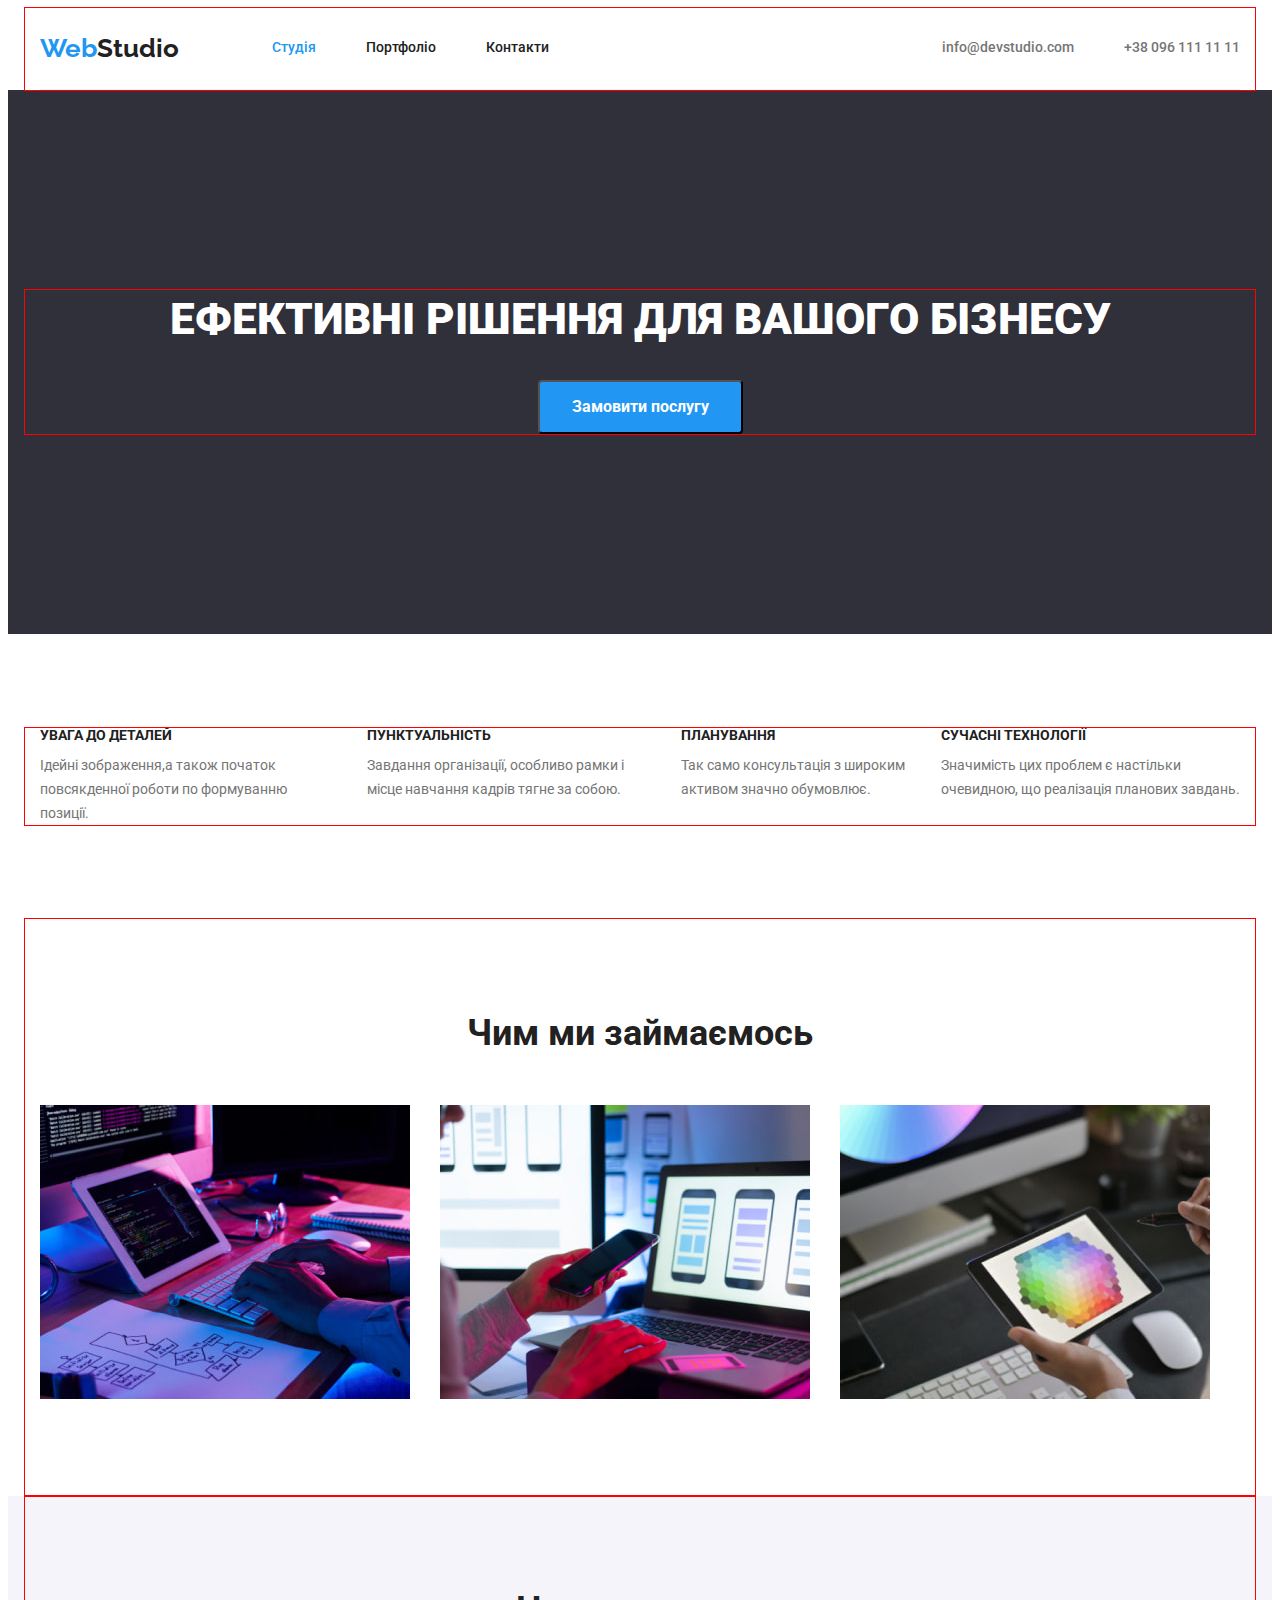
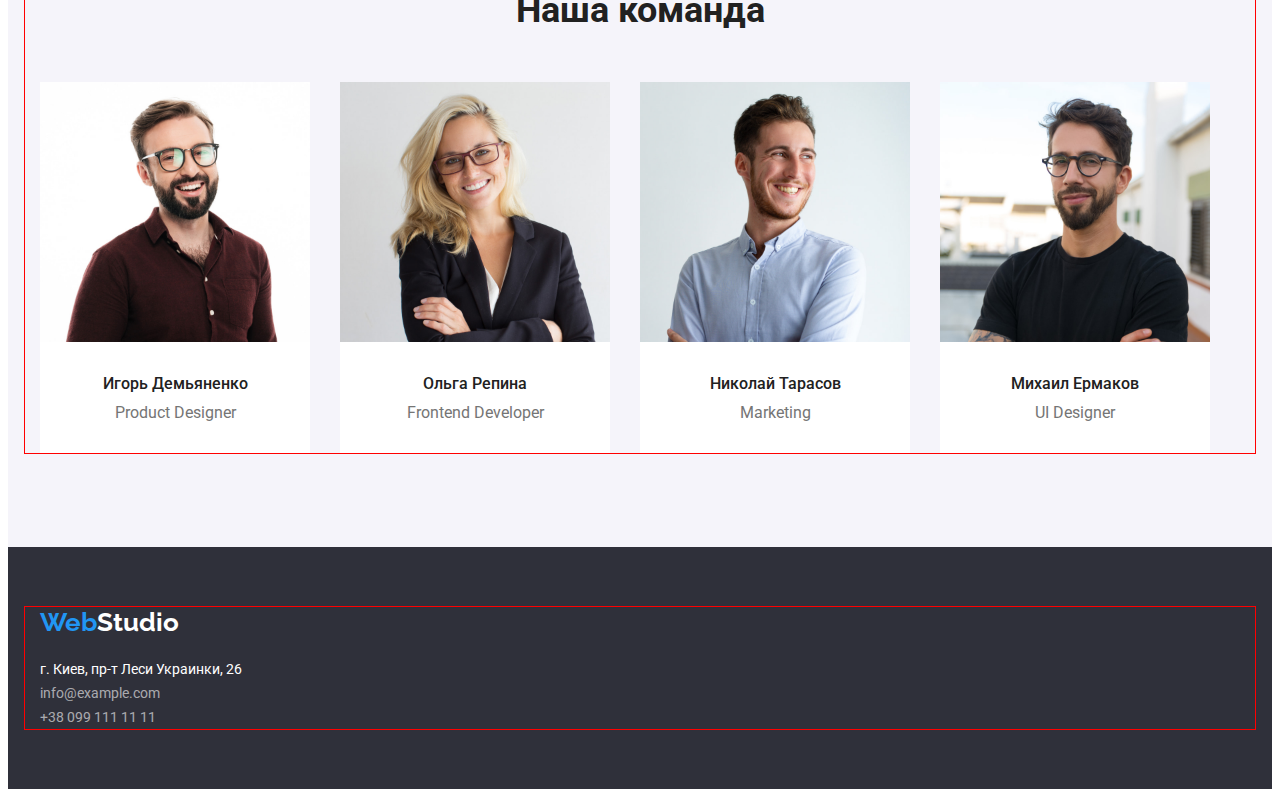
<file: index.html>
<!DOCTYPE html>
<html lang="uk">
  <head>
    <meta charset="UTF-8" />
    <meta http-equiv="X-UA-Compatible" content="IE=edge" />
    <meta name="viewport" content="width=device-width, initial-scale=1.0" />
    <title>Головна сторінка студії</title>
    <link rel="stylesheet" href="https://cdnjs.cloudflare.com/ajax/libs/modern-normalize/1.1.0/modern-normalize.min.css" integrity="sha512-wpPYUAdjBVSE4KJnH1VR1HeZfpl1ub8YT/NKx4PuQ5NmX2tKuGu6U/JRp5y+Y8XG2tV+wKQpNHVUX03MfMFn9Q==" crossorigin="anonymous" referrerpolicy="no-referrer" />
    <link rel="preconnect" href="https://fonts.googleapis.com">
    <link rel="preconnect" href="https://fonts.gstatic.com" crossorigin>
    <link href="https://fonts.googleapis.com/css2?family=Raleway:wght@700&family=Roboto:wght@400;500;700;900&display=swap" rel="stylesheet">
    <link rel="stylesheet" href="./css/styles.css">
  </head>
  <body>
    <header class="page-header">
      <div class="container ">
        <div class="main-nav">
          <a href="" class="logo-header" lang="en"> Web<span class="accent-logo">Studio</span> </a>
          <nav>
            <ul class="site-nav">
              <li class="item"><a class="site-nav-link carent" href="">Студія</a></li>
              <li class="item"><a class="site-nav-link" href="./portfolio.html">Портфоліо</a></li>
              <li class="item"><a class="site-nav-link" href="">Контакти</a></li>
            </ul>
          </nav>
          <ul class="contacts">
            <li class="item"><a class="link" href="mailto:info@devstudio.com">info@devstudio.com</a></li>
            <li class="item"><a class="link" href="tel:+380961111111">+38 096 111 11 11</a></li>
          </ul>
        </div>
      </div>
    </header>

    <main>
      <section class="hero">
        <div class="container">
          <h1 class="hero-title">ЕФЕКТИВНІ РІШЕННЯ ДЛЯ ВАШОГО БІЗНЕСУ</h1>
          <button class="button-hero"  type="button"> <span class="button-accent">замовити</span>  послугу</button> 
        </div>
      </section>

      <section class="section-benefits">
       <div class="container">
         <h2 hidden class="title">Переваги нашої компанії</h2>
          <ul class="benefits">
            <li class="benefits-title">
             <h3 class="subtitle">Увага до деталей</h3>
             <p class="text" >Ідейні зображення,а також початок повсякденної роботи по формуванню позиції.</p>
            </li>
            <li class="benefits-title">
            <h3 class="subtitle">Пунктуальність</h3>
            <p class="text" >Завдання організації, особливо рамки і місце навчання кадрів тягне за собою.</p>
           </li>
           <li class="benefits-title">
            <h3 class="subtitle">Планування</h3>
            <p class="text" >Так само консультація з широким активом значно обумовлює.</p>
           </li>
           <li class="benefits-title">
            <h3 class="subtitle">Сучасні технології</h3>
            <p class="text" >Значимість цих проблем є настільки очевидною, що реалізація планових завдань.</p>
           </li>
          </ul>
       </div>
      </section>

      <section>
        <div class="container">
          <h2 class="title">Чим ми займаємось</h2>
          <ul class="img">
             <li class="title-photo">
             <img
              src="./images/img01.jpg"
              alt="Планшет, екран ПК і руки на клавіатурі"
              width="370" height="294"
              
             />
             </li>
             <li class="title-photo"><img src="./images/img02.jpg" alt="Ноутбук і смартфон в руці" width="370" height="294" /></li>
             <li class="title-photo"><img src="./images/img03.jpg" alt="Планшет в руці" width="370" height="294" /></li>
          </ul>
        </div>
      </section>

      <section class="team">
        <div class="container">
          <h2 class="title">Наша команда</h2>
         <ul class="our-team">
           <li class="team-item">
             <div class="subject-content">
               <img class="photo" src="./images/img.jpg" alt="Член нашої команди" width="270" height="260" />
               <h3  class="subject">Игорь Демьяненко</h3>
               <p class="content" lang="en" >Product Designer</p>
             </div>
           </li>
           <li class="team-item">
             <div class="subject-content">
               <img class="photo" src="./images/img1.jpg" alt="Член нашої команди" width="270" height="260" />
               <h3 class="subject">Ольга Репина</h3>
               <p class="content" lang="en">Frontend Developer</p>
             </div>
           </li>
           <li class="team-item">
             <div class="subject-content">
               <img class="photo" src="./images/img2.jpg" alt="Член нашої команди" width="270" height="260" />
               <h3 class="subject">Николай Тарасов</h3>
               <p class="content" lang="en">Marketing</p>
             </div>
           </li>
           <li class="team-item"> 
             <div class="subject-content">
               <img class="photo" src="./images/img3.jpg" alt="Член нашої команди" width="270" height="260" />
               <h3 class="subject">Михаил Ермаков</h3>
               <p class="content" lang="en">UI Designer</p>
             </div>
           </li>
         </ul>
        </div>
      </section>
    </main>

    <footer class="footer">
      <div class="container">
        <a href=""  class="footer-logo" lang="en"> Web<span class="logo-footer">Studio</span> </a>
       <address>
        <ul class="footer-container">
          <li class="footer-link"><a class="link-accent"  href="https://www.google.com.ua/maps/@50.4851493,30.4721233,14z?hl=ru">г. Киев, пр-т Леси Украинки, 26</a> </li>
          <li class="footer-link"><a class="link-footer mail" href="mailto:info@example.com">info@example.com</a></li>
          <li class="footer-link"><a class="link-footer" href="tel:+380991111111">+38 099 111 11 11</a></li>
         </ul>
       </address>
      </div>
    </footer>
  </body>
</html>
</file>
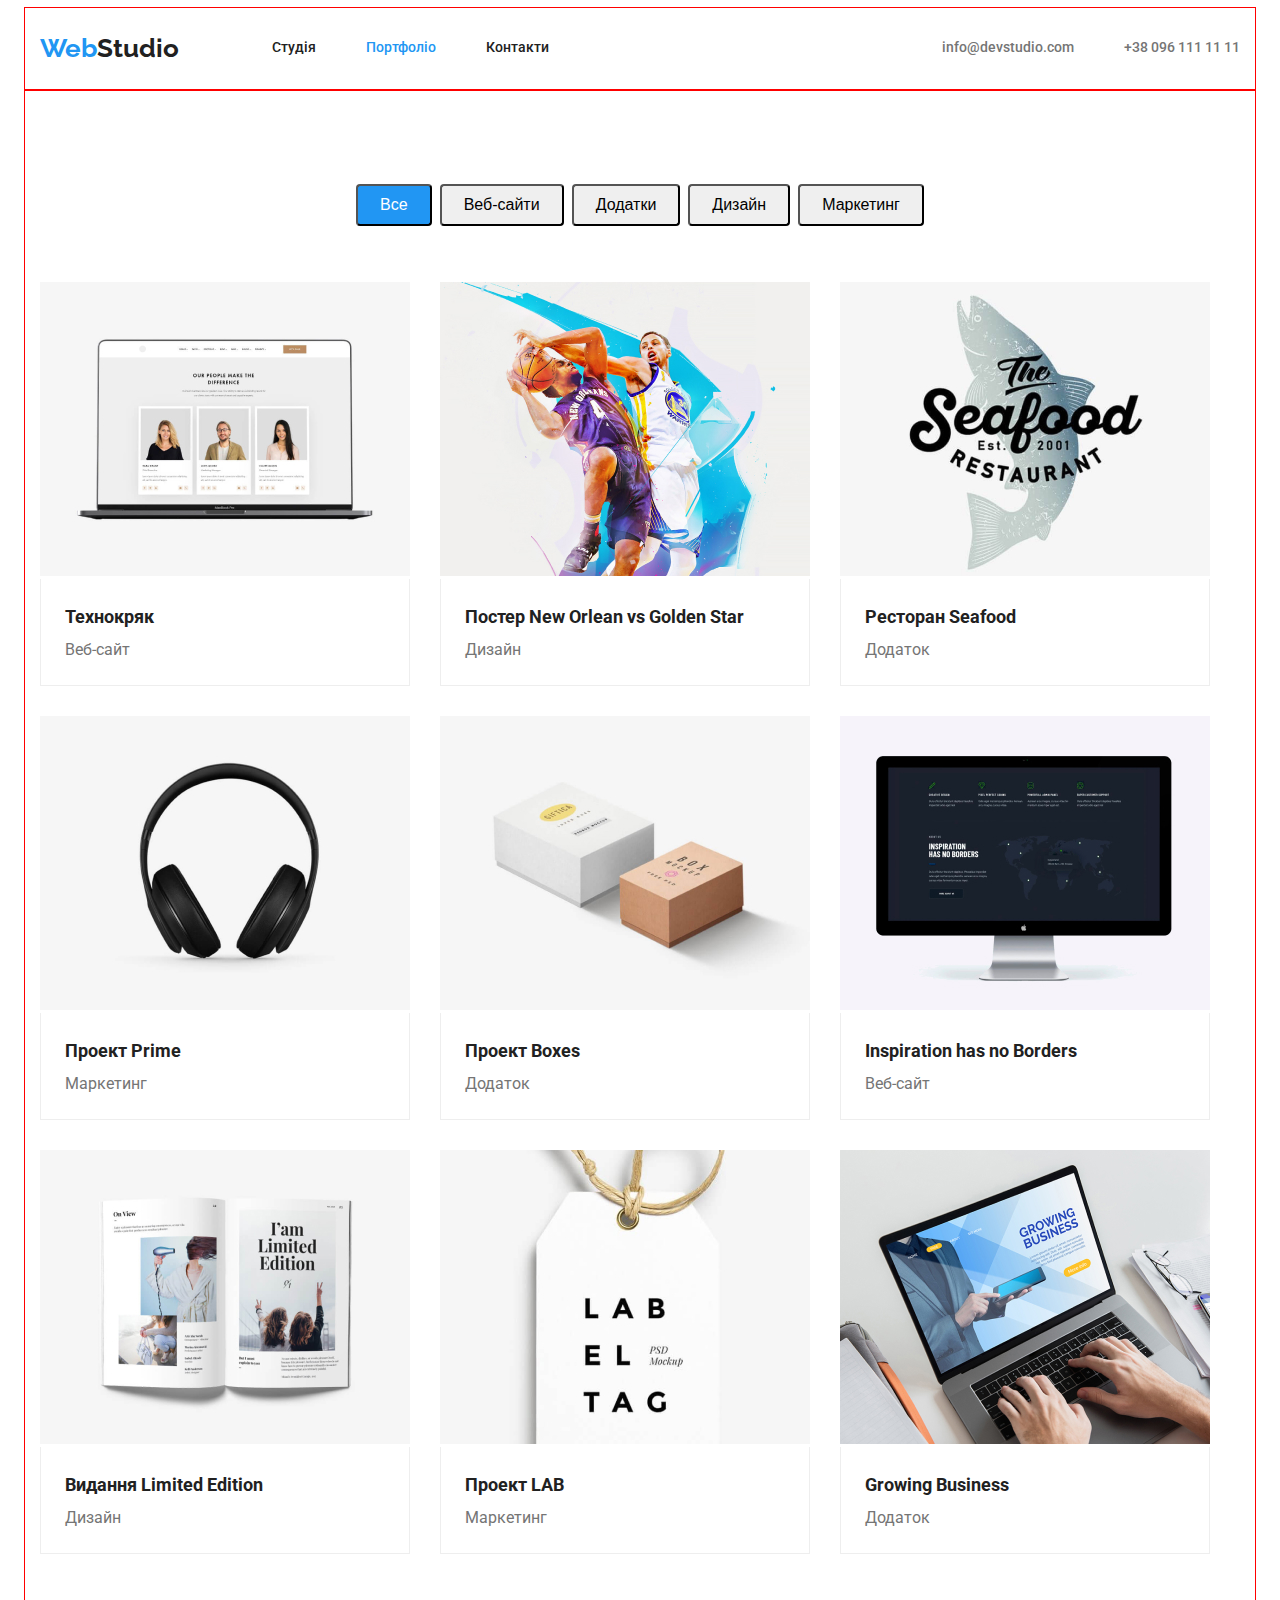
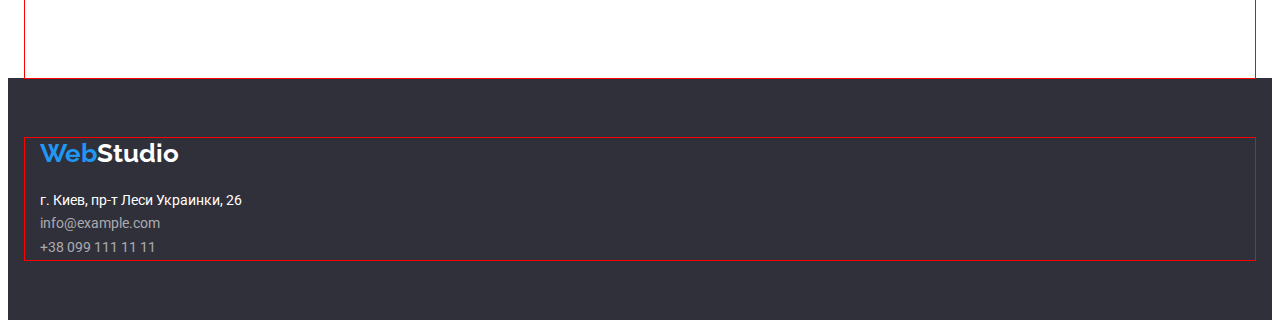
<file: portfolio.html>
<!DOCTYPE html>
<html lang="uk">
  <head>
    <meta charset="UTF-8" />
    <meta http-equiv="X-UA-Compatible" content="IE=edge" />
    <meta name="viewport" content="width=device-width, initial-scale=1.0" />
    <title>Портфоліо</title>
    <link rel="stylesheet" href="https://cdnjs.cloudflare.com/ajax/libs/modern-normalize/1.1.0/modern-normalize.min.css" integrity="sha512-wpPYUAdjBVSE4KJnH1VR1HeZfpl1ub8YT/NKx4PuQ5NmX2tKuGu6U/JRp5y+Y8XG2tV+wKQpNHVUX03MfMFn9Q==" crossorigin="anonymous" referrerpolicy="no-referrer" />
    <link rel="preconnect" href="https://fonts.googleapis.com">
    <link rel="preconnect" href="https://fonts.gstatic.com" crossorigin>
    <link href="https://fonts.googleapis.com/css2?family=Raleway:wght@700&family=Roboto:wght@400;500;700;900&display=swap" rel="stylesheet">
    <link rel="stylesheet" href="./css/styles.css">
  </head>
  <body>
    <header>
      <div class="container">
        <div class="main-nav">
          <a href="" class="logo-header" lang="en"> Web<span class="accent-logo">Studio</span> </a>
         <nav>
          <ul class="site-nav">
            <li class="item"><a class="site-nav-link" href="./index.html">Студія</a></li>
            <li class="item"><a  class="site-nav-link carent" href="./portfolio.html"  >Портфоліо</a></li>
            <li class="item"><a class="site-nav-link" href="">Контакти</a></li>
          </ul>
         </nav>
         <ul class="contacts">
          <li class="item"><a class="link" href="mailto:info@devstudio.com">info@devstudio.com</a></li>
          <li class="item"><a class="link" href="tel:+380961111111">+38 096 111 11 11</a></li>
         </ul>
        </div>
      </div>
    </header>
    <main>
      <section class="portfolio">
        <div class="container">
          <h1 hidden class="heading">Портфоліо</h1>
         <nav class="secondary-button">
           <ul class="btn">
            <li class="btn-secondary"><button class="section-button carent-heading" type="button">Все</button></li>
            <li class="btn-secondary"><button class="section-button" type="button">Веб-сайти</button></li>
            <li class="btn-secondary"><button class="section-button" type="button">Додатки</button></li>
            <li class="btn-secondary"><button class="section-button" type="button">Дизайн</button></li>
            <li class="btn-secondary"><button class="section-button" type="button">Маркетинг</button></li>
           </ul>
         </nav>

        
         <ul class="portfolio-item">
           <li class="item">
            <div class="section-portfolio">
              <a class="heading-link" href="">
                <img class="photo-portfolio" 
                  src="./images/images.portfolio/img.jpg"
                  alt="Ноутбук з фотографіями на екрані"
                  width="370" height="294"
                />
                <div  class="title-text">
                  <h2 class="headline">Технокряк</h2>
                 <p class="section-content">Веб-сайт</p>
                </div>
              </a>
            </div>
           </li>
           <li class="item">
            <div class="section-portfolio">
              <a class="heading-link" href="">
                <img class="photo-portfolio"
                  src="./images/images.portfolio/img1.jpg"
                  alt="Два баскетболіста з м'ячем"
                  width="370" height="294"
                />
                <div class="title-text">
                  <h2 class="headline" >Постер New Orlean vs Golden Star</h2>
                 <p class="section-content" >Дизайн</p>
                </div>
              </a>
            </div>
           </li>
           <li class="item">
            <div class="section-portfolio">
              <a class="heading-link" href="">
                <img class="photo-portfolio"
                  src="./images/images.portfolio/img2.jpg"
                  alt="Логотип ресторану, намальована риба"
                  width="370" height="294"
                />
                <div class="title-text">
                  <h2 class="headline" >Ресторан Seafood</h2>
                 <p class="section-content" >Додаток</p>
                </div>
              </a>
            </div>
           </li>
           <li class="item">
             <div class="section-portfolio"><a class="heading-link" href="">
               <img class="photo-portfolio" src="./images/images.portfolio/img3.jpg" alt="Навушники" width="370" height="294" />
               <div class="title-text">
                 <h2 class="headline" >Проект Prime</h2>
                 <p class="section-content" >Маркетинг</p>
               </div>
               </a>
             </div>
           </li>
           <li class="item">
            <div class="section-portfolio">
              <a class="heading-link" href="">
                <img class="photo-portfolio"
                  src="./images/images.portfolio/img4.jpg"
                  alt="Дві коробочки, одна біла а одна бежева"
                  width="370" height="294"
                />
                <div class="title-text">
                  <h2 class="headline" >Проект Boxes</h2>
                 <p class="section-content" >Додаток</p>
                </div>
              </a>
            </div>
           </li>
           <li class="item">
            <div class="section-portfolio">
              <a  class="heading-link" href="">
                <img class="photo-portfolio"
                  src="./images/images.portfolio/img5.jpg"
                  alt="Монітор від комп'ютера"
                  width="370" height="294"
                />
                <div class="title-text">
                  <h2 class="headline" >Inspiration has no Borders</h2>
                 <p class="section-content" >Веб-сайт</p>
                </div>
              </a>
            </div>
           </li>
           <li class="item">
            <div class="section-portfolio">
              <a class="heading-link" href="">
                <img class="photo-portfolio" src="./images/images.portfolio/img6.jpg" alt="Книга" width="370" height="294" />
                <div class="title-text">
                  <h2 class="headline" >Видання Limited Edition</h2>
                 <p class="section-content" >Дизайн</p>
                </div>
              </a>
            </div>
           </li>
           <li class="item">
            <div class="section-portfolio">
              <a class="heading-link" href="">
                <img class="photo-portfolio" src="./images/images.portfolio/img7.jpg" alt="Бірка" width="370" height="294" />
                <div class="title-text">
                  <h2 class="headline" >Проект LAB</h2>
                 <p class="section-content" >Маркетинг</p>
                </div>
              </a>
            </div>
           </li>
           <li class="item">
            <div class="section-portfolio">
              <a class="heading-link" href="">
                <img class="photo-portfolio"
                  src="./images/images.portfolio/img8.jpg"
                  alt="Руки на клавіатурі ноутбуку"
                  width="370" height="294"
                />
                <div class="title-text">
                  <h2 class="headline" >Growing Business</h2>
                  <p class="section-content" >Додаток</p>
                </div>
              </a>
            </div>
           </li>
         </ul>
        </div>
      </section>
    </main>
    <footer class="footer">
      <div class="container">
        <a href=""  class="footer-logo" lang="en"> Web<span class="logo-footer">Studio</span> </a>
       <address>
         <ul class="footer-container">
           <li class="item-footer">
            <a class="link-accent" href="https://www.google.com.ua/maps/@50.4851493,30.4721233,14z?hl=ru"
              >г. Киев, пр-т Леси Украинки, 26</a
            >
           </li>
           <li class="item-footer"><a class="link-footer mail" href="mailto:info@example.com">info@example.com</a></li>
           <li class="item-footer"><a class="link-footer" href="tel:+380991111111">+38 099 111 11 11</a></li>
         </ul>
       </address>
      </div>
    </footer>
  </body>
</html>
</file>
<file: css/styles.css>
:root {
  --maim-text-color: rgba(33, 33, 33, 1);
  --secondary-text-color: rgba(117, 117, 117, 1);
  --bg-color: rgba(255, 255, 255, 1);
  --bg-buttons-color-hover: rgba(33, 150, 243, 1);
  --footer-bg-color: rgba(47, 48, 58, 1);
  --color-section: rgba(245, 244, 250, 1);
}


body {
  background-color: white;
  color: var(--maim-text-color);
  font-family: roboto, sans-serif;
  font-size: 14px;
  
}
 
h1,h2,h3,h4,h5,h6,p {
  margin-top: 0px;
  margin-bottom: 0px;
}



 
.container {
  outline: 1px solid red;
  width: 1200px;

  padding-left: 15px;
  padding-right: 15px;

  margin-left: auto;
  margin-right: auto;

}



ul {
  list-style: none;
  
}
/* логотип */


.main-nav {
  display: flex;
  align-items: center;

  border-bottom: 1px solid rgba(236, 236, 236, 1);
}

.logo-header {
  font-family: Raleway, sans-serif;
  font-size: 26px;
  text-decoration: none;
  color: var(--bg-buttons-color-hover);
  line-height: 1.19;
  font-weight: 700;
  

  margin-right: 93px;
  padding-top: 25px;
  padding-bottom: 25px;
  

}


.accent-logo {
  color: var(--maim-text-color);
  line-height: 1.19;
  font-weight: 700;

}


/* навігація по сайту */

.site-nav {
 display: flex;
  color: var(--maim-text-color);
  margin-top: 0;
  margin-bottom: 0;
  padding-left: 0;
}



.site-nav .item:not(:last-child) {
  margin-right: 50px;

}
.contacts .item:last-child {
  margin-left: 48px;
}

.site-nav-link {
  display: block;
  padding-top: 32px;
  padding-bottom: 32px;

  text-decoration: none;
  color: var(--maim-text-color);
  line-height: 1.14;
  font-weight: 500;
}

.site-nav-link:hover,
.site-nav-link:focus {
  color:var(--bg-buttons-color-hover);
  
  
}


.carent {
  text-decoration: none;
}

.carent-heading {
  background-color: var(--bg-buttons-color-hover);
  color: var(--bg-color);
}
  
.contacts {
  display: flex;
  font-weight: 500;

  margin-left: auto;
  margin-top: 0px;
  margin-bottom: 0px;
  padding-left: 0px;
}

.contacts .item + .item {
  margin-left: 50px;
}

.link {
  display: block;
  padding-top: 32px;
  padding-bottom: 32px;

  color: var(--secondary-text-color);
  text-decoration: none;
  line-height: 1.14;
  font-weight: 500;


}

.link:hover, 
.link:focus {
  color: var(--bg-buttons-color-hover);
}

/* секція герой */

.hero {
  
  background-color: var(--footer-bg-color);
  color:var(--bg-color);
  text-align: center;

  padding-top: 200px;
  padding-bottom: 200px;
  
}

.hero-title {
  font-size: 44px;
  font-weight: 900;
  line-height: 1.36;

  margin-bottom: 30px;
}


/* кнопки */

.button-hero {
  line-height: 1.87;
  cursor: pointer;
  font-size: 16px;
  font-weight: 700;
  color: var(--bg-color);
  background-color: var(--bg-buttons-color-hover);
  font-family: inherit;
  border-radius: 4px;
  
  padding: 10px 32px;

}

.button-accent {
  text-transform: capitalize;
  
}

.button-hero:hover,
.button-hero:focus{
  background-color: rgba(24, 140, 232, 1);
  color: var(--bg-color);
  font-weight: 700;
  
}
 



.carent {

  color: var(--bg-buttons-color-hover)
}





/* секція два */

.section-benefits {
  padding-top: 94px;
  padding-bottom: 94px;
}


.benefits {
  display: flex;
 

  margin-top: 0px;
  margin-bottom: 0px;
  padding-left: 0px;
}

.benefits-title:not(:last-child) {
  padding-right: 30px;
}



.subtitle {
  line-height: 1.14;
  font-weight: 700;
  text-transform: uppercase;
  font-size: 14px; 
  padding-bottom: 10px;
}

.text {
  color: var(--secondary-text-color);
  line-height: 1.71;
  font-weight: 400;
}

/* чим ми займаємось */ 

.img {
  display: flex;
  margin-top: 0px;
  margin-bottom: 0px;
  padding-left: 0px;
  padding-bottom: 94px;
}

.title-photo:not(:last-child) {
  padding-right: 30px;
}

.title{
  font-size: 36px;
  line-height: 1.16;
  font-weight: 700;

  padding-bottom: 50px;
  padding-top: 94px;
 text-align: center;

}

/* наша команда */

.photo {
  padding-bottom: 30px;
}

.team {
 background-color: var(--color-section);
 padding-bottom: 94px;
}

.our-team {
  display: flex;
  margin-top: 0px;
  margin-bottom: 0px;
  padding-left: 0px;
}



.team-item:not(:last-child) {
  padding-right: 30px;
}



.subject-content {
  background-color: var(--bg-color);
  
}


.subject {
  font-size: 16px;
  line-height: 1.18;
  font-weight: 500;
  text-align: center;
  
  padding-bottom: 10px;
}

.content {
  font-size: 16px;
  color: var(--secondary-text-color);
  line-height: 1.18;
  font-weight: 400;
  text-align: center;
  padding-bottom: 30px;
}

/* портфоліо */

.section-button:hover,
.section-button:focus {
  background-color: var(--bg-buttons-color-hover);
  color: var(--bg-color);
  cursor: pointer;
  font-weight: 500;
}

.portfolio .btn {
  display: flex;
  align-items: center;
  justify-content: center;
}
  
.portfolio .btn-secondary {
  margin-right: 8px;
}
  
.portfolio .btn-secondary:last-child {
  margin-right: 0px;
}
  
.secondary-button {
  font-weight: 500;
}
  
.btn {
  padding-top: 94px;
  padding-bottom: 56px;
}
  
  
.btn {
  margin-top: 0px;
  margin-bottom: 0px;
  padding-left: 0px;
}

.section-button {
  line-height: 1.62;
  font-size: 16px;
  font-weight: 500;
  
  padding: 6px 22px;
  border-radius: 4px;
    
}

.title-text {
  padding: 20px 24px;
  border: 1px solid rgba(238, 238, 238, 1);
  border-top: 0px;
}

.portfolio-item {
  display: flex;
  flex-wrap: wrap;
  margin-top: 0px;
 margin-bottom: 0px;
 padding-bottom: 94px;
 padding-left: 0px;
}

.portfolio-item .item {
  margin-right: 30px;
  margin-bottom: 30px;
  flex-basis: calc((100%/370px)/3);
}

.portfolio-item .item:nth-child(3n) {
  margin-right: 0;
}
















.heading-link {
  text-decoration: none;
}

.headline {
  font-size: 18px;
  color: var(--maim-text-color);
  line-height: 2;
  font-weight: 700;
  

}

.section-content {
  font-size: 16px;
  color: var(--secondary-text-color);
  line-height: 1.87;
 font-weight: 400;
 
}


.link-accent {
  color: var(--bg-color);
  font-family: roboto, sans-serif;
  text-decoration: none;
  line-height: 1.71;
  font-weight: 400;
  font-size: 14px;
  font-style: normal;
 padding-bottom: 9px;
}

.link-accent:hover,
.link-accent:focus {
  color: var(--bg-buttons-color-hover)

}


/* підвал */
.footer {
  background-color: var(--footer-bg-color);
  padding-top: 60px;
  padding-bottom: 60px;
}

.logo-footer {
  color: var(--bg-color);
  
}

.footer-logo {
  display: inline-block;
  font-family: Raleway, sans-serif;
  font-size: 26px;
  text-decoration: none;
  color: var(--bg-buttons-color-hover);
  line-height: 1.19;
  font-weight: 700;
  
  padding-bottom: 20px;
}


.footer-container {
  margin-top: 0px;
  margin-bottom: 0px;
  padding-left: 0px;
  
}

.footer-container .mail {
  padding-bottom: 9px;
}

.link-footer {
  color: rgba(255, 255, 255, 0.6);
  text-decoration: none;
  line-height: 1.71;
  font-weight: 400;
  font-size: 14px;
  font-style: normal;
  
}



.link-footer:hover,
.link-footer:focus {
  color: var(--bg-buttons-color-hover);
}
</file>
